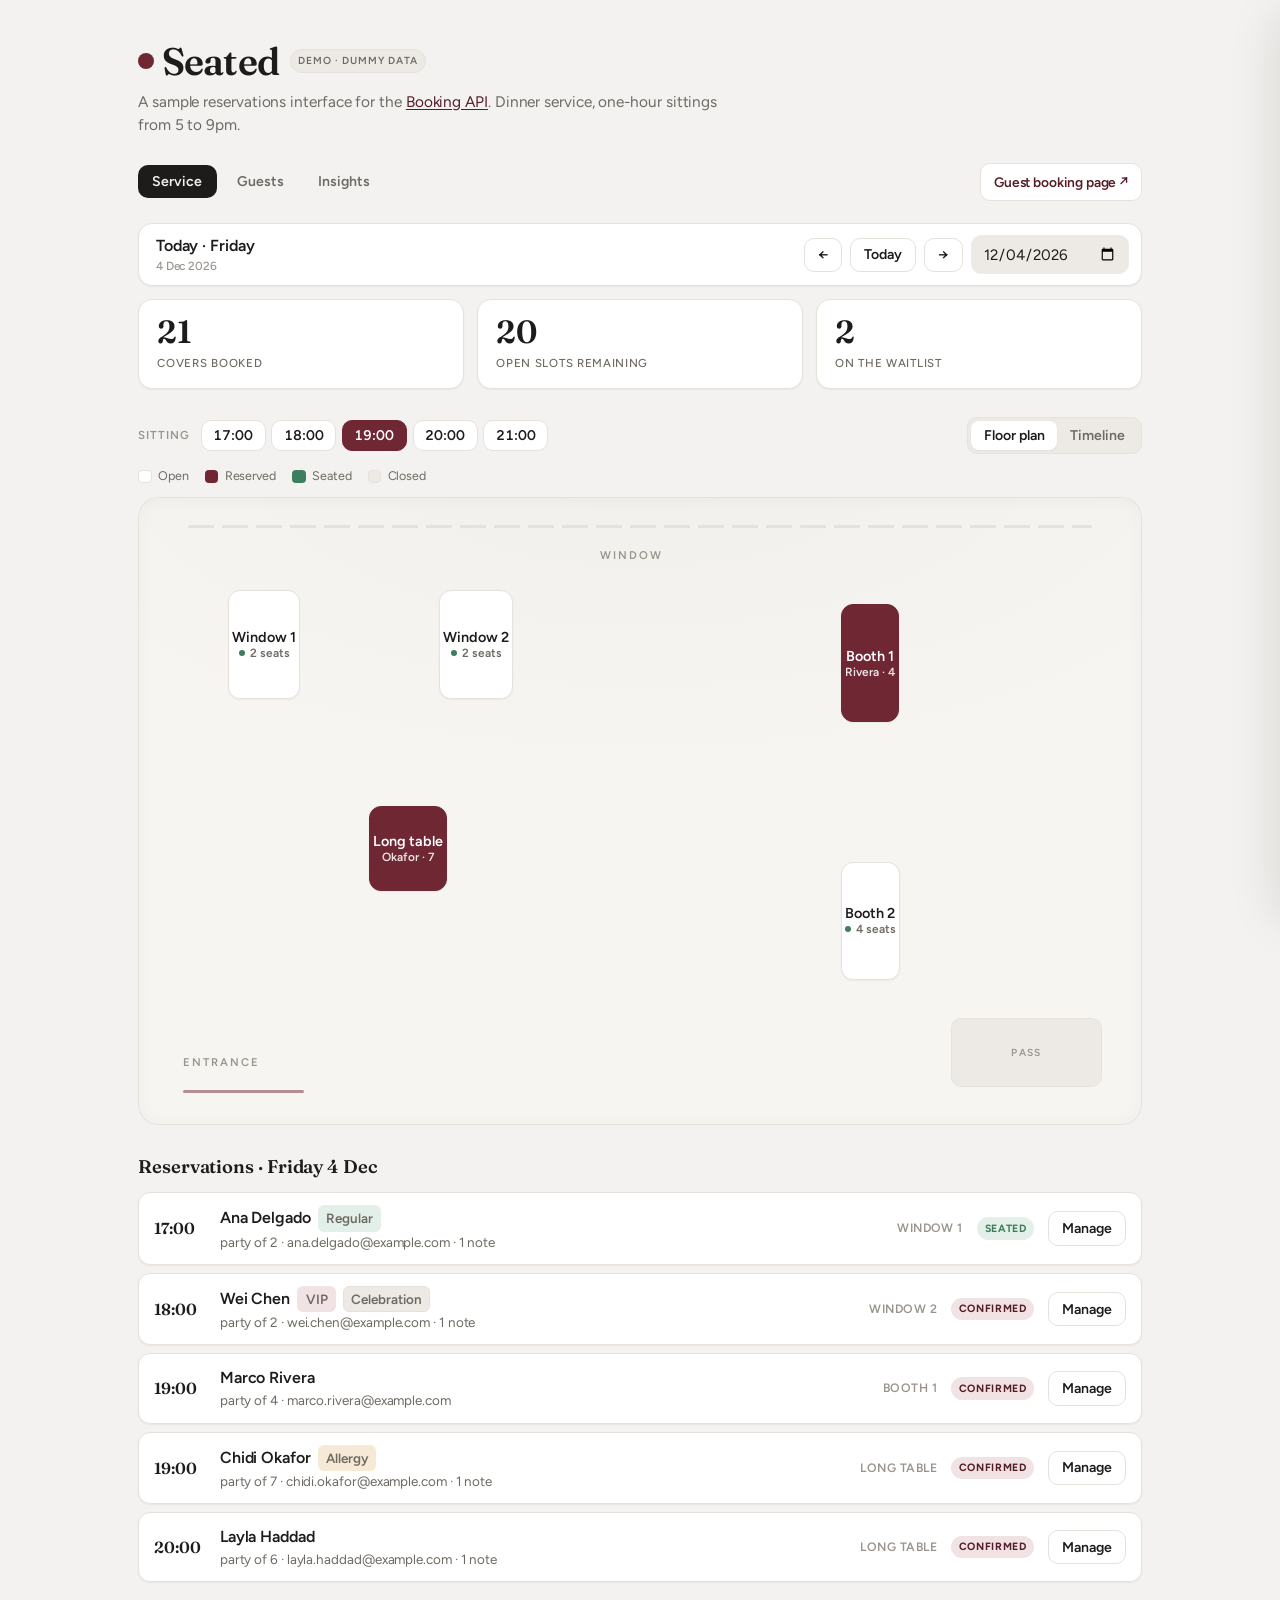
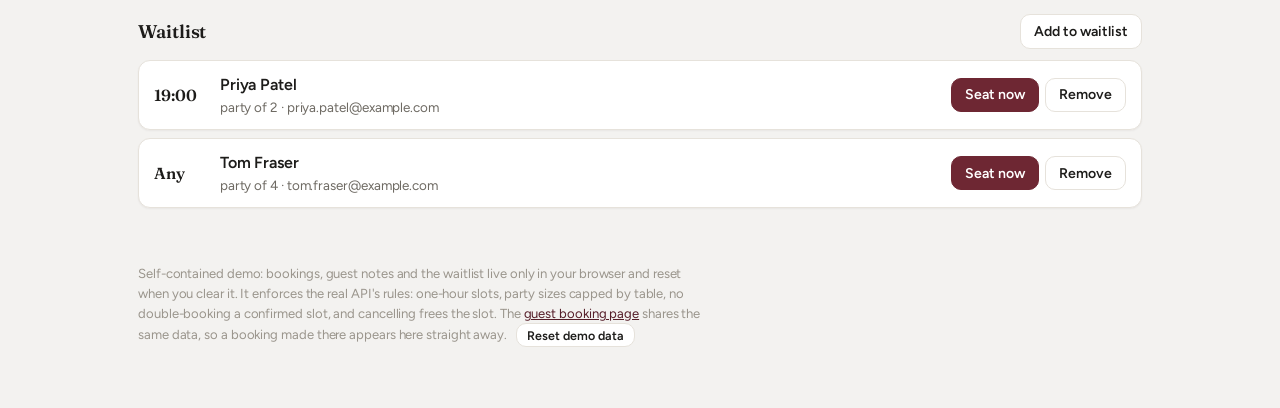
<file: web/index.html>
<!doctype html>
<html lang="en">
<head>
<meta charset="utf-8">
<meta name="viewport" content="width=device-width, initial-scale=1, viewport-fit=cover">
<title>Seated</title>
<link rel="stylesheet" href="https://fonts.googleapis.com/css2?family=Fraunces:opsz,wght@9..144,500;9..144,600&family=Figtree:wght@400;500;600;700&display=swap">
<link rel="stylesheet" href="seated.css">
</head>
<body>
<div class="wrap">
  <header class="top">
    <div class="brand-row">
      <h1 class="wordmark"><span class="dot"></span>Seated</h1>
      <span class="demo-tag">Demo &middot; dummy data</span>
    </div>
    <p class="subtitle">A sample reservations interface for the <a href="https://taylare.github.io/booking-api/" target="_blank" rel="noopener">Booking API</a>. Dinner service, one-hour sittings from 5 to 9pm.</p>
  </header>

  <nav class="tabs" aria-label="Sections">
    <button class="tab active" data-tab="service">Service</button>
    <button class="tab" data-tab="guests">Guests</button>
    <button class="tab" data-tab="insights">Insights</button>
    <span class="spacer"></span>
    <a class="link-btn" href="book.html" target="_blank" rel="noopener">Guest booking page &#8599;</a>
  </nav>

  <!-- Service tab: floor plan, timeline, reservations and waitlist for one evening -->
  <section class="tabpage" id="pageService">
    <div class="datebar">
      <div class="daylabel"><span id="dayName">&mdash;</span><small id="dayFull">&mdash;</small></div>
      <button id="prevDay" aria-label="Previous day">&larr;</button>
      <button id="todayBtn">Today</button>
      <button id="nextDay" aria-label="Next day">&rarr;</button>
      <input type="date" id="datePick" aria-label="Pick a date">
    </div>

    <div class="tiles">
      <div class="tile"><div class="big" id="statCovers">0</div><div class="lbl">Covers booked</div></div>
      <div class="tile"><div class="big" id="statFree">0</div><div class="lbl">Open slots remaining</div></div>
      <div class="tile"><div class="big" id="statWaiting">0</div><div class="lbl">On the waitlist</div></div>
    </div>

    <div class="controls">
      <div class="sittings" id="sittings"><span class="lead">Sitting</span></div>
      <div class="viewtoggle" role="tablist" aria-label="View">
        <button id="viewFloor" class="active" role="tab" aria-selected="true">Floor plan</button>
        <button id="viewTimeline" role="tab" aria-selected="false">Timeline</button>
      </div>
    </div>

    <div class="legend">
      <span><i class="swatch sw-free"></i> Open</span>
      <span><i class="swatch sw-booked"></i> Reserved</span>
      <span><i class="swatch" style="background: var(--ok)"></i> Seated</span>
      <span><i class="swatch sw-blocked"></i> Closed</span>
    </div>

    <div id="floorView">
      <div class="room" id="room">
        <div class="wall-window"></div>
        <div class="zone" style="left:46%; top:8%;">Window</div>
        <div class="pass">Pass</div>
        <div class="door"></div>
        <div class="zone" style="left:4.5%; bottom:8.5%;">Entrance</div>
      </div>
    </div>

    <div id="timelineView" hidden>
      <div class="grid-scroll"><table class="grid" id="grid"><thead></thead><tbody></tbody></table></div>
    </div>

    <div class="list">
      <h2 id="listHeading">Reservations</h2>
      <div id="bookingList"></div>
    </div>

    <div class="section-head">
      <h2>Waitlist</h2>
      <button id="addWaitlist">Add to waitlist</button>
    </div>
    <div id="waitlistList"></div>
  </section>

  <!-- Guests tab: everyone who has booked, with tags, notes and visit history -->
  <section class="tabpage" id="pageGuests" hidden>
    <div class="toolbar">
      <input type="text" id="guestSearch" placeholder="Search guests by name or email" aria-label="Search guests">
      <div class="filter-pills" id="guestFilters"></div>
    </div>
    <div class="guest-grid" id="guestGrid"></div>
  </section>

  <!-- Insights tab: how the restaurant is doing over the last week and month -->
  <section class="tabpage" id="pageInsights" hidden>
    <div class="tiles" id="insightTiles"></div>
    <div class="insight-grid" id="insightCharts"></div>
  </section>

  <footer class="foot">
    <p>Self-contained demo: bookings, guest notes and the waitlist live only in your browser and reset when you clear it. It enforces the real API's rules: one-hour slots, party sizes capped by table, no double-booking a confirmed slot, and cancelling frees the slot. The <a href="book.html">guest booking page</a> shares the same data, so a booking made there appears here straight away. <button id="resetDemo" style="margin-left: 0.4rem; padding: 0.2rem 0.6rem; font-size: 0.78rem;">Reset demo data</button></p>
  </footer>
</div>

<div class="scrim" id="scrim"></div>
<aside class="panel" id="panel" aria-hidden="true" role="dialog" aria-modal="true" aria-label="Details">
  <button class="closex" id="closePanel" aria-label="Close">&times;</button>
  <div id="panelBody"></div>
</aside>
<div class="toasts" id="toasts" aria-live="polite"></div>

<script src="seated-core.js"></script>
<script>
  "use strict";

  const { TABLES, SLOTS, MAX_PARTY_SIZE, GUEST_TAGS, api, escapeHtml, prettyDate, todayISO, addDays, isPast, tableName, holdsSlot } = Seated;

  // Which screen state the page is in
  let currentDate = todayISO();
  let currentSlot = "19:00";
  let currentView = "floor";
  let currentTab = "service";
  let guestSearchText = "";
  let guestTagFilter = "";

  // Where each table sits on the floor plan, as percentages of the room
  const FLOOR_LAYOUT = {
    1: { left: 9, top: 12, width: 13, height: 23 },
    2: { left: 30, top: 12, width: 13, height: 23 },
    3: { left: 70, top: 14, width: 17, height: 25 },
    4: { left: 70, top: 55, width: 17, height: 25 },
    5: { left: 23, top: 45, width: 30, height: 22 }
  };

  const STATUS_LABELS = { Confirmed: "Confirmed", Seated: "Seated", Completed: "Completed", NoShow: "No-show", Cancelled: "Cancelled" };

  const $ = (selector) => document.querySelector(selector);

  // Small HTML helpers
  function statusChip(status) {
    return "<span class='chip chip-" + status.toLowerCase() + "'>" + STATUS_LABELS[status] + "</span>";
  }

  function tagChips(tags) {
    return tags.map((tag) => "<span class='tag tag-" + tag.toLowerCase() + "'>" + escapeHtml(tag) + "</span>").join("");
  }

  function formatNoteDate(isoTimestamp) {
    const day = prettyDate(isoTimestamp.slice(0, 10));
    return day.short + " " + day.full.slice(-4);
  }

  function toast(message, isWarning) {
    const element = document.createElement("div");
    element.className = "toast" + (isWarning ? " warn" : "");
    element.textContent = message;
    $("#toasts").appendChild(element);
    requestAnimationFrame(() => element.classList.add("show"));
    setTimeout(() => { element.classList.remove("show"); setTimeout(() => element.remove(), 250); }, 3200);
  }

  function showPanel() {
    $("#panel").classList.add("show");
    $("#panel").setAttribute("aria-hidden", "false");
    $("#scrim").classList.add("show");
  }

  function hidePanel() {
    $("#panel").classList.remove("show");
    $("#panel").setAttribute("aria-hidden", "true");
    $("#scrim").classList.remove("show");
  }

  // The sitting buttons are built once
  (function buildSittingButtons() {
    const host = $("#sittings");
    SLOTS.forEach((slotTime) => {
      const button = document.createElement("button");
      button.className = "slotbtn" + (slotTime === currentSlot ? " active" : "");
      button.textContent = slotTime;
      button.dataset.slot = slotTime;
      button.addEventListener("click", () => { currentSlot = slotTime; render(); });
      host.appendChild(button);
    });
  })();

  // Rendering: one function decides which tab to draw
  async function render() {
    document.querySelectorAll(".tab").forEach((tab) => tab.classList.toggle("active", tab.dataset.tab === currentTab));
    $("#pageService").hidden = currentTab !== "service";
    $("#pageGuests").hidden = currentTab !== "guests";
    $("#pageInsights").hidden = currentTab !== "insights";

    if (currentTab === "service") {
      await renderService();
    } else if (currentTab === "guests") {
      await renderGuests();
    } else {
      await renderInsights();
    }
  }

  // Service tab
  async function renderService() {
    const day = prettyDate(currentDate);
    const isPastDay = isPast(currentDate);
    $("#dayName").textContent = (currentDate === todayISO() ? "Today · " : "") + day.name;
    $("#dayFull").textContent = day.full;
    $("#datePick").value = currentDate;
    $("#listHeading").textContent = "Reservations · " + day.name + " " + day.short;
    document.querySelectorAll(".slotbtn").forEach((button) => button.classList.toggle("active", button.dataset.slot === currentSlot));

    const [allBookings, guestMap, waitlist] = await Promise.all([api.listBookings(currentDate), api.getGuestMap(), api.listWaitlist(currentDate)]);
    const slotHolders = allBookings.filter(holdsSlot);

    // Look up a booking by table and slot, for the floor plan and timeline
    const bookingByCell = {};
    slotHolders.forEach((booking) => { bookingByCell[booking.diningTableId + "@" + booking.slotTime] = booking; });

    $("#statCovers").textContent = slotHolders.reduce((total, booking) => total + booking.partySize, 0);
    $("#statFree").textContent = isPastDay ? 0 : TABLES.length * SLOTS.length - slotHolders.length;
    $("#statWaiting").textContent = waitlist.length;

    renderFloor(bookingByCell, isPastDay);
    renderTimeline(bookingByCell, isPastDay);
    renderBookingList(allBookings, guestMap);
    renderWaitlist(waitlist, isPastDay);
  }

  function renderFloor(bookingByCell, isPastDay) {
    const room = $("#room");
    room.classList.toggle("past", isPastDay);
    room.querySelectorAll(".table").forEach((element) => element.remove());

    TABLES.forEach((table) => {
      const position = FLOOR_LAYOUT[table.id];
      const booking = bookingByCell[table.id + "@" + currentSlot];
      const element = document.createElement("button");

      let stateClass = "free";
      if (isPastDay) {
        stateClass = "blocked";
      } else if (booking) {
        stateClass = booking.status === "Seated" ? "seated" : "reserved";
      }
      element.className = "table " + stateClass;
      element.style.left = position.left + "%";
      element.style.top = position.top + "%";
      element.style.width = position.width + "%";
      element.style.height = position.height + "%";

      const chairsOnTop = Math.ceil(table.capacity / 2);
      const chairsOnBottom = Math.floor(table.capacity / 2);
      const chairRow = (count) => "<div class='chairs'>" + "<div class='chair'></div>".repeat(count) + "</div>";

      let statusText;
      if (isPastDay) {
        statusText = "Closed";
      } else if (booking) {
        statusText = escapeHtml(booking.customerName.split(" ").pop()) + " · " + booking.partySize;
      } else {
        statusText = "<span class='st-dot'></span>" + table.capacity + " seats";
      }

      element.innerHTML = chairRow(chairsOnTop)
        + "<div class='body'><span class='nm'>" + escapeHtml(table.name) + "</span><span class='st'>" + statusText + "</span></div>"
        + chairRow(chairsOnBottom);

      if (!isPastDay) {
        element.addEventListener("click", () => booking ? openBookingDetail(booking.id) : openBookingForm(table.id, currentSlot));
      }
      room.appendChild(element);
    });
  }

  function renderTimeline(bookingByCell, isPastDay) {
    let headerHtml = "<tr><th>Table</th>";
    SLOTS.forEach((slotTime) => { headerHtml += "<th>" + slotTime + "</th>"; });
    $("#grid thead").innerHTML = headerHtml + "</tr>";

    let bodyHtml = "";
    TABLES.forEach((table) => {
      bodyHtml += "<tr><th><div class='tname'>" + escapeHtml(table.name) + "</div><div class='tcap'>seats " + table.capacity + "</div></th>";
      SLOTS.forEach((slotTime) => {
        const booking = bookingByCell[table.id + "@" + slotTime];
        if (booking) {
          const cellClass = booking.status === "Seated" ? "seated" : booking.status === "Completed" ? "completed" : "booked";
          bodyHtml += "<td><button class='cell " + cellClass + "' data-booking='" + booking.id + "'><span class='who'>" + escapeHtml(booking.customerName.split(" ").pop()) + "</span><span class='party'>party of " + booking.partySize + "</span></button></td>";
        } else if (isPastDay) {
          bodyHtml += "<td><div class='cell blocked'>-</div></td>";
        } else {
          bodyHtml += "<td><button class='cell free' data-table='" + table.id + "' data-slot='" + slotTime + "'>+ book</button></td>";
        }
      });
      bodyHtml += "</tr>";
    });
    $("#grid tbody").innerHTML = bodyHtml;

    $("#grid").querySelectorAll(".cell.free").forEach((cell) => cell.addEventListener("click", () => openBookingForm(Number(cell.dataset.table), cell.dataset.slot)));
    $("#grid").querySelectorAll("[data-booking]").forEach((cell) => cell.addEventListener("click", () => openBookingDetail(cell.dataset.booking)));
  }

  function renderBookingList(allBookings, guestMap) {
    const host = $("#bookingList");
    if (!allBookings.length) {
      host.innerHTML = "<div class='empty'>No reservations for this evening yet.</div>";
      return;
    }
    host.innerHTML = allBookings.map((booking) => {
      const guest = guestMap[booking.customerEmail];
      const noteCount = guest ? guest.notes.length : 0;
      const isFinished = !holdsSlot(booking) || booking.status === "Completed";
      return "<div class='booking-row" + (booking.status === "NoShow" || booking.status === "Cancelled" ? " dimmed" : "") + "'>"
        + "<div class='time'>" + booking.slotTime + "</div>"
        + "<div class='meta'><div class='name-line'><b>" + escapeHtml(booking.customerName) + "</b>" + (guest ? tagChips(guest.tags) : "") + "</div>"
        + "<span>party of " + booking.partySize + " · " + escapeHtml(booking.customerEmail) + (noteCount ? " · " + noteCount + (noteCount === 1 ? " note" : " notes") : "") + "</span></div>"
        + "<div class='tbl'>" + escapeHtml(tableName(booking.diningTableId)) + "</div>"
        + statusChip(booking.status)
        + "<button data-booking='" + booking.id + "'>" + (isFinished ? "View" : "Manage") + "</button></div>";
    }).join("");
    host.querySelectorAll("[data-booking]").forEach((button) => button.addEventListener("click", () => openBookingDetail(button.dataset.booking)));
  }

  function renderWaitlist(waitlist, isPastDay) {
    const host = $("#waitlistList");
    $("#addWaitlist").disabled = isPastDay;
    if (!waitlist.length) {
      host.innerHTML = "<div class='empty'>" + (isPastDay ? "The waitlist is closed for past dates." : "Nobody is waiting. Add a guest when a sitting is full.") + "</div>";
      return;
    }
    host.innerHTML = waitlist.map((entry) =>
      "<div class='booking-row'>"
      + "<div class='time'>" + (entry.preferredSlot || "Any") + "</div>"
      + "<div class='meta'><b>" + escapeHtml(entry.name) + "</b><span>party of " + entry.partySize + " · " + escapeHtml(entry.email) + "</span></div>"
      + "<div class='row-actions'><button class='btn-primary' data-seat='" + entry.id + "'>Seat now</button><button data-remove='" + entry.id + "'>Remove</button></div></div>"
    ).join("");

    host.querySelectorAll("[data-seat]").forEach((button) => button.addEventListener("click", async () => {
      try {
        const booking = await api.seatFromWaitlist(button.dataset.seat);
        toast(booking.customerName + " seated for " + booking.slotTime + " at " + tableName(booking.diningTableId) + ".");
      } catch (error) {
        toast(error.message, true);
      }
      render();
    }));
    host.querySelectorAll("[data-remove]").forEach((button) => button.addEventListener("click", async () => {
      await api.removeFromWaitlist(button.dataset.remove);
      render();
    }));
  }

  // After a table frees up, tell staff if somebody on the waitlist could take it
  async function announceWaitlistMatch() {
    const matches = await api.findWaitlistMatches(currentDate);
    if (matches.length) {
      const first = matches[0];
      toast("Waitlist: " + first.entry.name + " (party of " + first.entry.partySize + ") can now be seated at " + first.slotTime + ".");
    }
  }

  // Notes section, shared by the booking panel and the guest panel
  async function renderNotes(email, container) {
    const summary = await api.getGuest(email);
    const notes = summary ? summary.guest.notes : [];
    container.innerHTML =
      (notes.length
        ? notes.slice().reverse().map((note) =>
            "<div class='note'>" + escapeHtml(note.text)
            + "<div class='note-meta'><span>" + escapeHtml(note.author) + " · " + formatNoteDate(note.createdAt) + "</span>"
            + "<button data-delete-note='" + note.id + "'>Delete</button></div></div>").join("")
        : "<p class='note-empty'>No notes yet.</p>")
      + "<div class='note-form'><textarea id='noteText' maxlength='500' placeholder='Add a note about this guest (allergies, preferences, occasions)'></textarea>"
      + "<button class='btn-primary' id='saveNote'>Save note</button></div>";

    container.querySelector("#saveNote").addEventListener("click", async () => {
      try {
        await api.addGuestNote(email, container.querySelector("#noteText").value, "Staff");
        await renderNotes(email, container);
        render();
        toast("Note saved.");
      } catch (error) {
        toast(error.message, true);
      }
    });
    container.querySelectorAll("[data-delete-note]").forEach((button) => button.addEventListener("click", async () => {
      await api.deleteGuestNote(email, button.dataset.deleteNote);
      await renderNotes(email, container);
      render();
    }));
  }

  // Panels
  function openBookingForm(tableId, slotTime) {
    const table = TABLES.find((candidate) => candidate.id === tableId);
    $("#panelBody").innerHTML =
      "<div class='eyebrow'>New reservation</div>"
      + "<h3>" + escapeHtml(table.name) + "</h3>"
      + "<p class='slotline'>" + slotTime + " · " + prettyDate(currentDate).full + " · seats " + table.capacity + "</p>"
      + "<div class='field'><label for='fName'>Guest name</label><input type='text' id='fName' maxlength='100' autocomplete='off'><div class='err' id='eName'></div></div>"
      + "<div class='field'><label for='fEmail'>Email</label><input type='email' id='fEmail' autocomplete='off'><div class='err' id='eEmail'></div></div>"
      + "<div class='field'><label for='fParty'>Party size <span class='hint'>(1-" + table.capacity + ")</span></label><input type='number' id='fParty' min='1' max='" + table.capacity + "' value='2'><div class='err' id='eParty'></div></div>"
      + "<div class='actions'><button class='btn-primary' id='doBook'>Confirm reservation</button></div>";
    showPanel();
    setTimeout(() => { const nameField = $("#fName"); if (nameField) nameField.focus(); }, 60);

    $("#doBook").addEventListener("click", async () => {
      const request = {
        diningTableId: tableId, bookingDate: currentDate, slotTime: slotTime,
        partySize: Number($("#fParty").value), customerName: $("#fName").value, customerEmail: $("#fEmail").value
      };
      ["#eName", "#eEmail", "#eParty"].forEach((selector) => { $(selector).textContent = ""; });
      try {
        await api.createBooking(request);
        hidePanel();
        await render();
        toast(request.customerName.trim() + " booked for " + slotTime + ".");
      } catch (error) {
        if (error.status === 409) {
          hidePanel();
          await render();
          toast(error.message, true);
          return;
        }
        const message = error.message || "Could not book.";
        if (message.toLowerCase().includes("party")) $("#eParty").textContent = message;
        else if (message.toLowerCase().includes("email")) $("#eEmail").textContent = message;
        else if (message.toLowerCase().includes("name")) $("#eName").textContent = message;
        else toast(message, true);
      }
    });
  }

  async function openBookingDetail(bookingId) {
    const bookings = await api.listAllBookings();
    const booking = bookings.find((candidate) => candidate.id === bookingId);
    if (!booking) {
      toast("That reservation is no longer here.", true);
      await render();
      return;
    }
    const summary = await api.getGuest(booking.customerEmail);
    const nextStatuses = Seated.STATUS_TRANSITIONS[booking.status];

    // Buttons depend on where the booking is in its life cycle
    const actionButtons = [];
    if (nextStatuses.includes("Seated")) actionButtons.push("<button class='btn-primary' data-status='Seated'>Seat guests</button>");
    if (nextStatuses.includes("Completed")) actionButtons.push("<button class='btn-primary' data-status='Completed'>Complete visit</button>");
    if (nextStatuses.includes("NoShow")) actionButtons.push("<button data-status='NoShow'>No-show</button>");
    if (nextStatuses.includes("Cancelled")) actionButtons.push("<button class='btn-danger' data-status='Cancelled'>Cancel</button>");

    $("#panelBody").innerHTML =
      "<div class='eyebrow'>Reservation</div>"
      + "<h3>" + escapeHtml(booking.customerName) + "</h3>"
      + "<p class='slotline'>" + statusChip(booking.status) + "</p>"
      + "<div class='detail-line'><span>Table</span><span>" + escapeHtml(tableName(booking.diningTableId)) + "</span></div>"
      + "<div class='detail-line'><span>Date</span><span>" + prettyDate(booking.bookingDate).full + "</span></div>"
      + "<div class='detail-line'><span>Time</span><span>" + booking.slotTime + "</span></div>"
      + "<div class='detail-line'><span>Party</span><span>" + booking.partySize + " guests</span></div>"
      + "<div class='detail-line'><span>Email</span><span>" + escapeHtml(booking.customerEmail) + "</span></div>"
      + "<div class='detail-line'><span>Booked via</span><span>" + escapeHtml(booking.source || "Staff") + "</span></div>"
      + (actionButtons.length ? "<div class='actions'>" + actionButtons.join("") + "</div>" : "")
      + "<h4>Guest</h4>"
      + (summary && summary.guest.tags.length ? "<div class='tag-row' style='margin: 0 0 0.6rem'>" + tagChips(summary.guest.tags) + "</div>" : "")
      + "<button id='openProfile'>View profile and history" + (summary ? " (" + summary.visits + (summary.visits === 1 ? " visit" : " visits") + ")" : "") + "</button>"
      + "<h4>Notes</h4><div id='notesHost'></div>";
    showPanel();

    renderNotes(booking.customerEmail, $("#notesHost"));
    $("#openProfile").addEventListener("click", () => openGuestProfile(booking.customerEmail));
    $("#panelBody").querySelectorAll("[data-status]").forEach((button) => button.addEventListener("click", async () => {
      const nextStatus = button.dataset.status;
      try {
        await api.setBookingStatus(booking.id, nextStatus);
        hidePanel();
        await render();
        const messages = {
          Seated: booking.customerName + " is seated.",
          Completed: "Visit complete. Added to " + booking.customerName + "'s history.",
          NoShow: "Marked as a no-show. The table is free again.",
          Cancelled: "Reservation cancelled. The slot is free again."
        };
        toast(messages[nextStatus]);
        if (nextStatus === "NoShow" || nextStatus === "Cancelled") {
          announceWaitlistMatch();
        }
      } catch (error) {
        toast(error.message, true);
      }
    }));
  }

  async function openGuestProfile(email) {
    const summary = await api.getGuest(email);
    if (!summary) {
      toast("Guest not found.", true);
      return;
    }
    const guest = summary.guest;
    const tagButtons = GUEST_TAGS.map((tag) =>
      "<button data-tag='" + tag + "' class='" + (guest.tags.includes(tag) ? "on" : "") + "'>" + escapeHtml(tag) + "</button>").join("");
    const historyRows = summary.history.slice(0, 12).map((booking) =>
      "<div class='history-row'><span>" + prettyDate(booking.bookingDate).short + " · " + booking.slotTime + " · " + escapeHtml(tableName(booking.diningTableId)) + " · " + booking.partySize + "</span>" + statusChip(booking.status) + "</div>").join("");

    $("#panelBody").innerHTML =
      "<div class='eyebrow'>Guest profile</div>"
      + "<h3>" + escapeHtml(guest.name) + "</h3>"
      + "<p class='slotline'>" + escapeHtml(guest.email) + "</p>"
      + "<div class='mini-stats'>"
      + "<div><b>" + summary.visits + "</b><span>Visits</span></div>"
      + "<div><b>" + summary.noShows + "</b><span>No-shows</span></div>"
      + "<div><b>" + summary.cancellations + "</b><span>Cancelled</span></div>"
      + "<div><b>" + summary.totalCovers + "</b><span>Covers</span></div></div>"
      + "<h4>Tags</h4><div class='tag-toggles' id='tagToggles'>" + tagButtons + "</div>"
      + "<h4>Notes</h4><div id='notesHost'></div>"
      + "<h4>Visit history</h4>" + (historyRows || "<p class='note-empty'>No visits yet.</p>");
    showPanel();

    renderNotes(guest.email, $("#notesHost"));
    $("#tagToggles").querySelectorAll("[data-tag]").forEach((button) => button.addEventListener("click", async () => {
      await api.toggleGuestTag(guest.email, button.dataset.tag);
      await openGuestProfile(guest.email);
      render();
    }));
  }

  function openWaitlistForm() {
    const slotOptions = "<option value=''>Any time</option>" + SLOTS.map((slotTime) => "<option value='" + slotTime + "'>" + slotTime + "</option>").join("");
    $("#panelBody").innerHTML =
      "<div class='eyebrow'>Waitlist</div>"
      + "<h3>Add a guest</h3>"
      + "<p class='slotline'>" + prettyDate(currentDate).name + " " + prettyDate(currentDate).full + "</p>"
      + "<div class='field'><label for='wName'>Guest name</label><input type='text' id='wName' maxlength='100' autocomplete='off'></div>"
      + "<div class='field'><label for='wEmail'>Email</label><input type='email' id='wEmail' autocomplete='off'></div>"
      + "<div class='field'><label for='wParty'>Party size <span class='hint'>(1-" + MAX_PARTY_SIZE + ")</span></label><input type='number' id='wParty' min='1' max='" + MAX_PARTY_SIZE + "' value='2'></div>"
      + "<div class='field'><label for='wSlot'>Preferred sitting</label><select id='wSlot'>" + slotOptions + "</select><div class='err' id='wError'></div></div>"
      + "<div class='actions'><button class='btn-primary' id='doWaitlist'>Add to waitlist</button></div>";
    showPanel();
    setTimeout(() => $("#wName").focus(), 60);

    $("#doWaitlist").addEventListener("click", async () => {
      try {
        await api.addToWaitlist({
          date: currentDate, preferredSlot: $("#wSlot").value || null, partySize: Number($("#wParty").value),
          name: $("#wName").value, email: $("#wEmail").value
        });
        hidePanel();
        await render();
        toast($("#wName").value.trim() + " added to the waitlist.");
      } catch (error) {
        $("#wError").textContent = error.message;
      }
    });
  }

  // Guests tab
  async function renderGuests() {
    const filterHost = $("#guestFilters");
    filterHost.innerHTML = ["", ...GUEST_TAGS].map((tag) =>
      "<button data-filter='" + tag + "' class='" + (guestTagFilter === tag ? "active" : "") + "'>" + (tag || "All") + "</button>").join("");
    filterHost.querySelectorAll("[data-filter]").forEach((button) => button.addEventListener("click", () => {
      guestTagFilter = button.dataset.filter;
      renderGuests();
    }));

    const searchText = guestSearchText.trim().toLowerCase();
    const guests = (await api.listGuests()).filter((summary) =>
      (!guestTagFilter || summary.guest.tags.includes(guestTagFilter))
      && (!searchText || summary.guest.name.toLowerCase().includes(searchText) || summary.guest.email.includes(searchText)));

    $("#guestGrid").innerHTML = guests.length
      ? guests.map((summary) =>
          "<button class='guest-card' data-guest='" + escapeHtml(summary.guest.email) + "'>"
          + "<div class='gname'>" + escapeHtml(summary.guest.name) + "</div><div class='gmail'>" + escapeHtml(summary.guest.email) + "</div>"
          + (summary.guest.tags.length ? "<div class='tag-row'>" + tagChips(summary.guest.tags) + "</div>" : "")
          + "<div class='gstats'><span><b>" + summary.visits + "</b> visits</span><span><b>" + summary.noShows + "</b> no-shows</span><span><b>" + summary.guest.notes.length + "</b> notes</span></div></button>").join("")
      : "<div class='empty' style='grid-column: 1 / -1'>No guests match.</div>";
    $("#guestGrid").querySelectorAll("[data-guest]").forEach((card) => card.addEventListener("click", () => openGuestProfile(card.dataset.guest)));
  }

  // Insights tab
  function barChartHtml(days) {
    const highestCovers = Math.max(1, ...days.map((day) => day.covers));
    return "<div class='bars'>" + days.map((day) =>
      "<div class='bar-col'><span>" + day.covers + "</span><div class='bar' style='height:" + Math.round(day.covers / highestCovers * 100) + "%'></div><span>" + day.label + "</span></div>").join("") + "</div>";
  }

  function horizontalBarsHtml(rows, suffix) {
    const highestValue = Math.max(1, ...rows.map((row) => row.value));
    return rows.map((row) =>
      "<div class='hbar-row'><span>" + escapeHtml(row.label) + "</span><div class='hbar-track'><div class='hbar-fill' style='width:" + Math.round(row.value / highestValue * 100) + "%'></div></div><b>" + row.value + suffix + "</b></div>").join("");
  }

  async function renderInsights() {
    const insights = await api.getInsights();
    const coversChange = insights.previousSevenDaysCovers > 0
      ? Math.round((insights.lastSevenDaysCovers - insights.previousSevenDaysCovers) / insights.previousSevenDaysCovers * 100)
      : null;
    const percentOrDash = (value) => value === null ? "-" : value + "%";

    $("#insightTiles").innerHTML =
      "<div class='tile'><div class='big'>" + insights.lastSevenDaysCovers + "</div><div class='lbl'>Covers, last 7 days</div>"
      + "<div class='delta'>" + (coversChange === null ? "No earlier week to compare" : (coversChange >= 0 ? "+" : "") + coversChange + "% on the week before") + "</div></div>"
      + "<div class='tile'><div class='big'>" + percentOrDash(insights.noShowRate) + "</div><div class='lbl'>No-show rate, 30 days</div></div>"
      + "<div class='tile'><div class='big'>" + percentOrDash(insights.regularGuestRate) + "</div><div class='lbl'>Regulars (5+ visits)</div>"
      + "<div class='delta'>Busiest sitting: " + (insights.busiestSlot || "-") + "</div></div>";

    $("#insightCharts").innerHTML =
      "<div class='panel-card'><h3>Covers per night</h3>" + barChartHtml(insights.lastSevenDays) + "</div>"
      + "<div class='panel-card'><h3>Bookings by sitting, 30 days</h3>" + horizontalBarsHtml(insights.slotCounts, "") + "</div>"
      + "<div class='panel-card'><h3>Table utilisation, 30 days</h3>" + horizontalBarsHtml(insights.tableUtilisation, "%") + "</div>";
  }

  // Wiring
  function setView(view) {
    currentView = view;
    $("#floorView").hidden = view !== "floor";
    $("#timelineView").hidden = view !== "timeline";
    $("#viewFloor").classList.toggle("active", view === "floor");
    $("#viewTimeline").classList.toggle("active", view === "timeline");
    $("#viewFloor").setAttribute("aria-selected", view === "floor");
    $("#viewTimeline").setAttribute("aria-selected", view === "timeline");
  }

  function shiftDay(dayCount) {
    currentDate = addDays(currentDate, dayCount);
    render();
  }

  document.querySelectorAll(".tab").forEach((tab) => tab.addEventListener("click", () => { currentTab = tab.dataset.tab; render(); }));
  $("#viewFloor").addEventListener("click", () => setView("floor"));
  $("#viewTimeline").addEventListener("click", () => setView("timeline"));
  $("#prevDay").addEventListener("click", () => shiftDay(-1));
  $("#nextDay").addEventListener("click", () => shiftDay(1));
  $("#todayBtn").addEventListener("click", () => { currentDate = todayISO(); render(); });
  $("#datePick").addEventListener("change", (event) => { if (event.target.value) { currentDate = event.target.value; render(); } });
  $("#addWaitlist").addEventListener("click", openWaitlistForm);
  $("#guestSearch").addEventListener("input", (event) => { guestSearchText = event.target.value; renderGuests(); });
  $("#closePanel").addEventListener("click", hidePanel);
  $("#scrim").addEventListener("click", hidePanel);
  document.addEventListener("keydown", (event) => { if (event.key === "Escape") hidePanel(); });
  $("#resetDemo").addEventListener("click", () => { Seated.resetDemo(); hidePanel(); render(); toast("Demo data reset."); });

  // When the guest booking page (another tab) changes the data, redraw this page
  window.addEventListener("storage", (event) => {
    if (event.key === Seated.STORAGE_KEY) {
      Seated.reload();
      render();
    }
  });

  render();
</script>
</body>
</html>
</file>
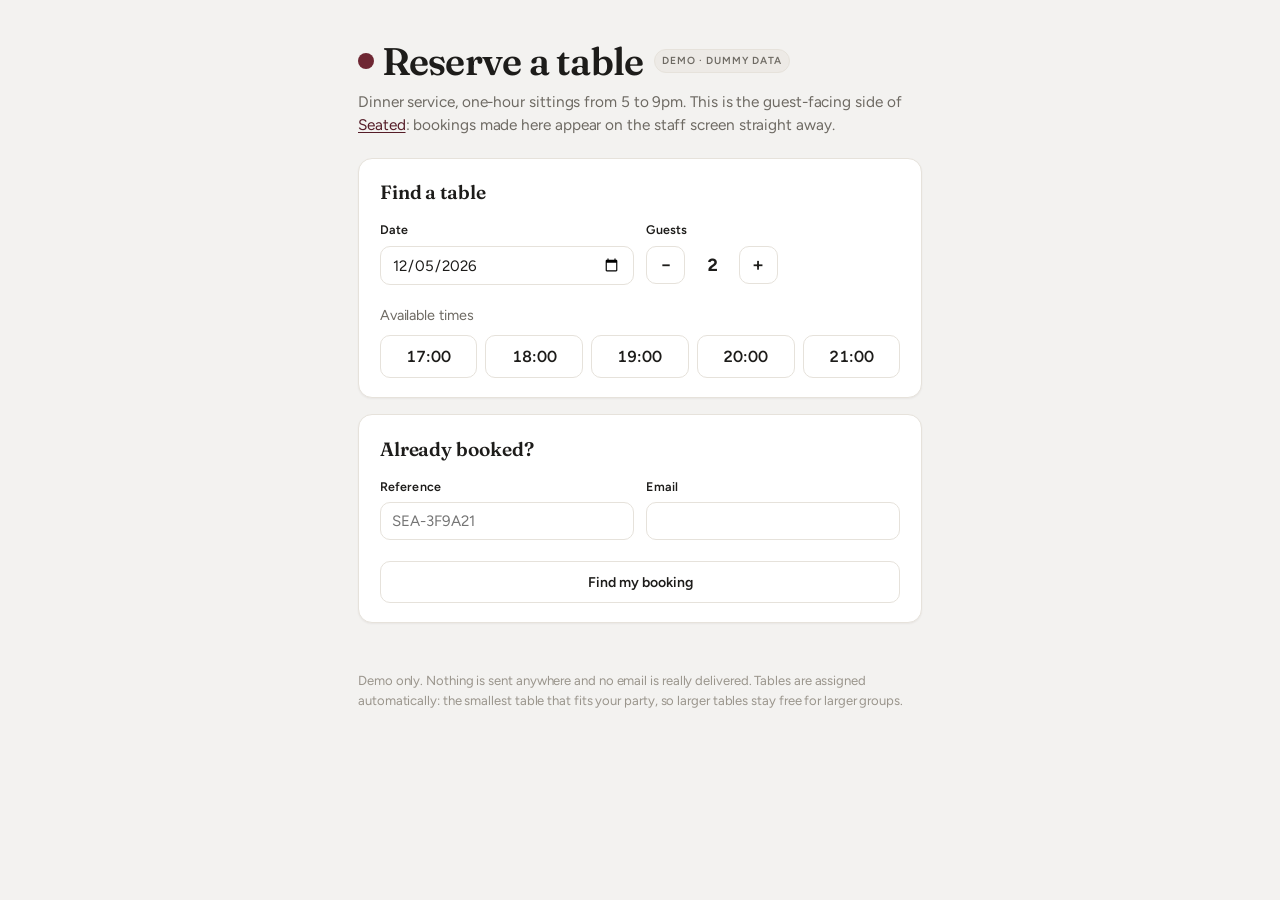
<file: web/book.html>
<!doctype html>
<html lang="en">
<head>
<meta charset="utf-8">
<meta name="viewport" content="width=device-width, initial-scale=1, viewport-fit=cover">
<title>Reserve a table</title>
<link rel="stylesheet" href="https://fonts.googleapis.com/css2?family=Fraunces:opsz,wght@9..144,500;9..144,600&family=Figtree:wght@400;500;600;700&display=swap">
<link rel="stylesheet" href="seated.css">
</head>
<body>
<div class="wrap narrow">
  <header class="top">
    <div class="brand-row">
      <h1 class="wordmark"><span class="dot"></span>Reserve a table</h1>
      <span class="demo-tag">Demo &middot; dummy data</span>
    </div>
    <p class="subtitle">Dinner service, one-hour sittings from 5 to 9pm. This is the guest-facing side of <a href="index.html">Seated</a>: bookings made here appear on the staff screen straight away.</p>
  </header>

  <!-- Step 1: when and how many -->
  <section class="card" id="stepFind">
    <h2>Find a table</h2>
    <div class="row2">
      <div class="field">
        <label for="dateInput">Date</label>
        <input type="date" id="dateInput">
      </div>
      <div class="field">
        <label id="partyLabel">Guests</label>
        <div class="stepper" role="group" aria-labelledby="partyLabel">
          <button type="button" id="partyDown" aria-label="One fewer guest">&minus;</button>
          <output id="partyOutput" aria-live="polite">2</output>
          <button type="button" id="partyUp" aria-label="One more guest">+</button>
        </div>
      </div>
    </div>
    <label class="muted-text" style="display:block; margin-bottom: 0.5rem;">Available times</label>
    <div class="slot-grid" id="slotGrid"></div>
  </section>

  <!-- Waitlist: shown when every sitting that day is full -->
  <section class="card" id="stepWaitlist" hidden>
    <h2>Fully booked</h2>
    <p class="muted-text">Every sitting is taken for that party size. Leave your details and we will email you if a table opens up.</p>
    <div class="field"><label for="waitName">Name</label><input type="text" id="waitName" maxlength="100" autocomplete="name"></div>
    <div class="field"><label for="waitEmail">Email</label><input type="email" id="waitEmail" autocomplete="email"></div>
    <div class="err" id="waitError" style="color: var(--accent-ink); font-size: 0.82rem; margin-bottom: 0.5rem;"></div>
    <button class="btn-primary full-width" id="joinWaitlist">Join the waitlist</button>
  </section>

  <!-- Step 2: who is coming -->
  <section class="card" id="stepDetails" hidden>
    <h2 id="detailsHeading">Your details</h2>
    <div class="field"><label for="guestName">Name</label><input type="text" id="guestName" maxlength="100" autocomplete="name"></div>
    <div class="field"><label for="guestEmail">Email</label><input type="email" id="guestEmail" autocomplete="email"></div>
    <div class="field">
      <label for="guestRequest">Special requests <span class="hint">(optional)</span></label>
      <textarea id="guestRequest" maxlength="300" placeholder="Celebrating something, a high chair, a quiet corner..."></textarea>
    </div>
    <label class="checkline"><input type="checkbox" id="guestAllergy"> Someone in my party has an allergy</label>
    <div class="err" id="detailsError" style="color: var(--accent-ink); font-size: 0.82rem; margin-bottom: 0.5rem;"></div>
    <button class="btn-primary full-width" id="confirmBooking">Confirm reservation</button>
  </section>

  <!-- Step 3: confirmation -->
  <section class="card confirm-card" id="stepConfirmed" hidden>
    <span class="confirmed-chip">Reservation confirmed</span>
    <div class="ref" id="confirmRef">SEA-000000</div>
    <div id="confirmDetails"></div>
    <p class="muted-text">Quote this reference and your email below to view or cancel the booking.</p>
    <button class="full-width" id="newBooking">Make another booking</button>
  </section>

  <!-- Look up or cancel an existing booking -->
  <section class="card" id="stepManage">
    <h2>Already booked?</h2>
    <div class="row2">
      <div class="field"><label for="lookupRef">Reference</label><input type="text" id="lookupRef" placeholder="SEA-3F9A21" autocomplete="off"></div>
      <div class="field"><label for="lookupEmail">Email</label><input type="email" id="lookupEmail" autocomplete="email"></div>
    </div>
    <button class="full-width" id="lookupBooking">Find my booking</button>
    <div id="lookupResult"></div>
  </section>

  <footer class="foot">
    <p>Demo only. Nothing is sent anywhere and no email is really delivered. Tables are assigned automatically: the smallest table that fits your party, so larger tables stay free for larger groups.</p>
  </footer>
</div>

<div class="toasts" id="toasts" aria-live="polite"></div>

<script src="seated-core.js"></script>
<script>
  "use strict";

  const { MAX_PARTY_SIZE, api, escapeHtml, prettyDate, todayISO, addDays, referenceFor } = Seated;

  // The choices the guest has made so far
  let selectedDate = addDays(todayISO(), 1);
  let partySize = 2;
  let selectedSlot = null;

  const $ = (selector) => document.querySelector(selector);

  function toast(message, isWarning) {
    const element = document.createElement("div");
    element.className = "toast" + (isWarning ? " warn" : "");
    element.textContent = message;
    $("#toasts").appendChild(element);
    requestAnimationFrame(() => element.classList.add("show"));
    setTimeout(() => { element.classList.remove("show"); setTimeout(() => element.remove(), 250); }, 3200);
  }

  // Show or hide the steps that depend on what the guest has picked
  function showSteps({ waitlist, details, confirmed }) {
    $("#stepFind").hidden = confirmed;
    $("#stepWaitlist").hidden = !waitlist;
    $("#stepDetails").hidden = !details;
    $("#stepConfirmed").hidden = !confirmed;
  }

  // Redraw the time buttons for the chosen date and party size
  async function renderSlots() {
    $("#partyOutput").textContent = partySize;
    $("#dateInput").value = selectedDate;

    const availability = await api.getSlotAvailability(selectedDate, partySize);
    const anyAvailable = availability.some((slot) => slot.available);

    // A previously chosen time may have become unavailable (different date or party)
    if (selectedSlot && !availability.find((slot) => slot.slotTime === selectedSlot && slot.available)) {
      selectedSlot = null;
    }

    $("#slotGrid").innerHTML = availability.map((slot) =>
      "<button type='button' class='slot-option" + (slot.slotTime === selectedSlot ? " selected" : "") + "' data-slot='" + slot.slotTime + "'" + (slot.available ? "" : " disabled") + ">" + slot.slotTime + "</button>").join("");
    $("#slotGrid").querySelectorAll("[data-slot]:not(:disabled)").forEach((button) => button.addEventListener("click", () => {
      selectedSlot = button.dataset.slot;
      renderSlots();
    }));

    const day = prettyDate(selectedDate);
    $("#detailsHeading").textContent = selectedSlot
      ? "Your details · " + day.shortName + " " + day.short + " at " + selectedSlot + " for " + partySize
      : "Your details";
    showSteps({ waitlist: !anyAvailable, details: Boolean(selectedSlot), confirmed: false });
  }

  function changeParty(delta) {
    partySize = Math.min(MAX_PARTY_SIZE, Math.max(1, partySize + delta));
    renderSlots();
  }

  async function confirmBooking() {
    $("#detailsError").textContent = "";
    try {
      const booking = await api.createBooking({
        diningTableId: null,
        bookingDate: selectedDate,
        slotTime: selectedSlot,
        partySize: partySize,
        customerName: $("#guestName").value,
        customerEmail: $("#guestEmail").value,
        guestRequest: $("#guestRequest").value,
        hasAllergy: $("#guestAllergy").checked,
        source: "Guest page"
      });
      showConfirmation(booking);
    } catch (error) {
      $("#detailsError").textContent = error.message;
      // Someone else took the slot while this guest was typing: refresh the times
      if (error.status === 409) {
        renderSlots();
      }
    }
  }

  function bookingDetailsHtml(booking) {
    const day = prettyDate(booking.bookingDate);
    return "<div class='detail-line'><span>Name</span><span>" + escapeHtml(booking.customerName) + "</span></div>"
      + "<div class='detail-line'><span>Date</span><span>" + day.name + " " + day.full + "</span></div>"
      + "<div class='detail-line'><span>Time</span><span>" + booking.slotTime + "</span></div>"
      + "<div class='detail-line'><span>Guests</span><span>" + booking.partySize + "</span></div>";
  }

  function showConfirmation(booking) {
    $("#confirmRef").textContent = referenceFor(booking);
    $("#confirmDetails").innerHTML = bookingDetailsHtml(booking);
    $("#lookupRef").value = referenceFor(booking);
    $("#lookupEmail").value = booking.customerEmail;
    showSteps({ waitlist: false, details: false, confirmed: true });
    window.scrollTo({ top: 0, behavior: "smooth" });
  }

  async function joinWaitlist() {
    $("#waitError").textContent = "";
    try {
      await api.addToWaitlist({ date: selectedDate, preferredSlot: null, partySize: partySize, name: $("#waitName").value, email: $("#waitEmail").value });
      toast("You are on the waitlist. We will email you if a table opens.");
      $("#waitName").value = "";
      $("#waitEmail").value = "";
    } catch (error) {
      $("#waitError").textContent = error.message;
    }
  }

  async function lookupBooking() {
    const booking = await api.findBookingByReference($("#lookupRef").value, $("#lookupEmail").value);
    const host = $("#lookupResult");
    if (!booking) {
      host.innerHTML = "<p class='muted-text' style='margin-top: 0.9rem'>We could not find a booking with that reference and email.</p>";
      return;
    }
    const canCancel = booking.status === "Confirmed";
    host.innerHTML = "<div style='margin-top: 1rem'>" + bookingDetailsHtml(booking)
      + "<div class='detail-line'><span>Status</span><span>" + (booking.status === "NoShow" ? "No-show" : booking.status) + "</span></div></div>"
      + (canCancel ? "<button class='btn-danger full-width' id='cancelMine'>Cancel this booking</button>" : "");
    if (canCancel) {
      $("#cancelMine").addEventListener("click", async () => {
        await api.cancelBooking(booking.id);
        toast("Your booking is cancelled.");
        lookupBooking();
        renderSlots();
      });
    }
  }

  // Wiring
  $("#dateInput").min = todayISO();
  $("#dateInput").addEventListener("change", (event) => {
    if (event.target.value && !(event.target.value < todayISO())) {
      selectedDate = event.target.value;
      renderSlots();
    }
  });
  $("#partyDown").addEventListener("click", () => changeParty(-1));
  $("#partyUp").addEventListener("click", () => changeParty(1));
  $("#confirmBooking").addEventListener("click", confirmBooking);
  $("#joinWaitlist").addEventListener("click", joinWaitlist);
  $("#lookupBooking").addEventListener("click", lookupBooking);
  $("#newBooking").addEventListener("click", () => { selectedSlot = null; $("#lookupResult").innerHTML = ""; renderSlots(); });

  // When the staff screen changes bookings, refresh the available times here
  window.addEventListener("storage", (event) => {
    if (event.key === Seated.STORAGE_KEY) {
      Seated.reload();
      if (!$("#stepConfirmed").hidden) return;
      renderSlots();
    }
  });

  renderSlots();
</script>
</body>
</html>
</file>
<file: web/seated.css>
/* Seated shared styles: used by the staff app (index.html) and the guest booking page (book.html) */

/* ===== Page reset ===== */

html,
body { margin: 0; }

img { max-width: 100%; }

[hidden] { display: none !important; }

/* ===== Design tokens: colours, radius and fonts =====
   The dark values appear twice on purpose: once for the operating system setting,
   once for a manual data-theme="dark" override. */

:root {
  --bg: #f3f2f0;
  --surface: #ffffff;
  --surface-2: #edeae6;
  --fg: #1d1c1a;
  --muted: #6e6a63;
  --faint: #9a958c;
  --border: #e6e2db;
  --hair: #efece7;
  --accent: #6e2733;
  --accent-ink: #551d28;
  --accent-soft: #f1e2e4;
  --ok: #3f7d5f;
  --ok-soft: #e3f0e9;
  --warn: #a8641d;
  --warn-soft: #f6e9d6;
  --on-accent: #ffffff;
  --on-accent-soft: rgba(255,255,255,0.88);
  --floor: #f7f5f1;
  --chair: #ded7cc;
  --shadow-sm: 0 1px 2px rgba(30, 20, 15, 0.05);
  --shadow: 0 16px 48px rgba(40, 25, 18, 0.13);
  --radius: 14px;
  --font-display: "Fraunces", Georgia, serif;
  --font-ui: "Figtree", "Segoe UI", system-ui, sans-serif;
}

@media (prefers-color-scheme: dark) {
  :root:not([data-theme="light"]) {
    --bg: #141210;
    --surface: #1d1a17;
    --surface-2: #252118;
    --fg: #efeae3;
    --muted: #a8a197;
    --faint: #7c766c;
    --border: #332e27;
    --hair: #2a2620;
    --accent: #cf7382;
    --accent-ink: #e3a1ac;
    --accent-soft: #38242a;
    --ok: #74c398;
    --ok-soft: #1f3128;
    --warn: #e0a35a;
    --warn-soft: #3a2c18;
    --on-accent: #1a0d10;
    --on-accent-soft: rgba(26,13,16,0.75);
    --floor: #1a1713;
    --chair: #463d33;
    --shadow-sm: 0 1px 2px rgba(0,0,0,0.3);
    --shadow: 0 16px 48px rgba(0, 0, 0, 0.5);
    color-scheme: dark;
  }
}

:root[data-theme="dark"] {
  --bg: #141210;
  --surface: #1d1a17;
  --surface-2: #252118;
  --fg: #efeae3;
  --muted: #a8a197;
  --faint: #7c766c;
  --border: #332e27;
  --hair: #2a2620;
  --accent: #cf7382;
  --accent-ink: #e3a1ac;
  --accent-soft: #38242a;
  --ok: #74c398;
  --ok-soft: #1f3128;
  --warn: #e0a35a;
  --warn-soft: #3a2c18;
  --on-accent: #1a0d10;
  --on-accent-soft: rgba(26,13,16,0.75);
  --floor: #1a1713;
  --chair: #463d33;
  --shadow-sm: 0 1px 2px rgba(0,0,0,0.3);
  --shadow: 0 16px 48px rgba(0, 0, 0, 0.5);
  color-scheme: dark;
}

/* ===== Base ===== */

* { box-sizing: border-box; }

body {
  background: var(--bg);
  color: var(--fg);
  font-family: var(--font-ui);
  line-height: 1.5;
  letter-spacing: -0.005em;
}

@media (prefers-reduced-motion: reduce) {
  * { transition: none !important; animation: none !important; }
}

/* ===== Page layout and header ===== */

.wrap {
  max-width: 1040px;
  margin: 0 auto;
  padding-left: max(18px, env(safe-area-inset-left, 0px));
  padding-right: max(18px, env(safe-area-inset-right, 0px));
  padding-block: 0;
}

header.top { padding-block: clamp(1.8rem, 4vw, 2.6rem) 0.4rem; }

.brand-row {
  display: flex;
  align-items: center;
  gap: 0.7rem;
  flex-wrap: wrap;
}

.wordmark {
  font-family: var(--font-display);
  font-weight: 600;
  font-size: clamp(1.75rem, 4.5vw, 2.4rem);
  letter-spacing: -0.02em;
  margin: 0;
  line-height: 1;
  display: inline-flex;
  align-items: center;
  gap: 0.48rem;
}

.wordmark .dot {
  width: 0.42em;
  height: 0.42em;
  border-radius: 50%;
  background: var(--accent);
  display: inline-block;
}

.demo-tag {
  font-size: 0.64rem;
  font-weight: 600;
  letter-spacing: 0.1em;
  text-transform: uppercase;
  color: var(--muted);
  background: var(--surface-2);
  border: 1px solid var(--border);
  padding: 0.3em 0.65em;
  border-radius: 999px;
}

.subtitle {
  color: var(--muted);
  margin: 0.6rem 0 0;
  font-size: 0.96rem;
  max-width: 60ch;
}

.subtitle a { color: var(--accent-ink); text-underline-offset: 2px; }

/* ===== Date bar ===== */

.datebar {
  display: flex;
  align-items: center;
  gap: 0.5rem;
  flex-wrap: wrap;
  margin-top: 1.4rem;
  padding: 0.6rem 0.75rem;
  background: var(--surface);
  border: 1px solid var(--border);
  border-radius: var(--radius);
  box-shadow: var(--shadow-sm);
}

.datebar .daylabel {
  font-weight: 600;
  font-size: 1rem;
  margin-right: auto;
  padding-left: 0.3rem;
}

.datebar .daylabel small {
  display: block;
  font-size: 0.74rem;
  font-weight: 500;
  color: var(--faint);
}

/* ===== Buttons and form fields ===== */

button {
  font-family: var(--font-ui);
  font-size: 0.88rem;
  cursor: pointer;
  border: 1px solid var(--border);
  background: var(--surface);
  color: var(--fg);
  padding: 0.48rem 0.8rem;
  border-radius: 10px;
  font-weight: 600;
  transition: background 0.15s, border-color 0.15s, color 0.15s;
}

button:hover { border-color: var(--faint); background: var(--surface-2); }

button:focus-visible { outline: 2px solid var(--accent); outline-offset: 2px; }

.btn-primary {
  background: var(--accent);
  color: var(--on-accent);
  border-color: var(--accent);
}

.btn-primary:hover {
  background: var(--accent-ink);
  border-color: var(--accent-ink);
  color: var(--on-accent);
}

input[type="date"],
input[type="text"],
input[type="email"],
input[type="number"] {
  font-family: var(--font-ui);
  font-size: 0.94rem;
  color: var(--fg);
  background: var(--surface);
  border: 1px solid var(--border);
  border-radius: 10px;
  padding: 0.55rem 0.7rem;
  width: 100%;
}

input:focus-visible {
  outline: 2px solid var(--accent);
  outline-offset: 1px;
  border-color: var(--accent);
}

.datebar input[type="date"] {
  width: auto;
  border-color: var(--hair);
  background: var(--surface-2);
}

/* ===== Summary tiles ===== */

.tiles {
  display: grid;
  grid-template-columns: repeat(3, 1fr);
  gap: 0.8rem;
  margin-top: 0.8rem;
}

@media (max-width: 520px) {
  .tiles { grid-template-columns: 1fr; }
}

.tile {
  background: var(--surface);
  border: 1px solid var(--border);
  border-radius: var(--radius);
  padding: 1rem 1.15rem;
  box-shadow: var(--shadow-sm);
}

.tile .big {
  font-family: var(--font-display);
  font-size: 2rem;
  font-weight: 600;
  line-height: 1;
  font-variant-numeric: tabular-nums;
}

.tile .lbl {
  color: var(--muted);
  font-size: 0.72rem;
  margin-top: 0.45rem;
  letter-spacing: 0.06em;
  text-transform: uppercase;
  font-weight: 500;
}

/* ===== Sitting buttons and view toggle ===== */

.controls {
  display: flex;
  align-items: center;
  justify-content: space-between;
  gap: 1rem;
  flex-wrap: wrap;
  margin: 1.7rem 0 0.8rem;
}

.sittings {
  display: flex;
  gap: 0.35rem;
  flex-wrap: wrap;
  align-items: center;
}

.sittings .lead {
  font-size: 0.72rem;
  color: var(--faint);
  margin-right: 0.35rem;
  letter-spacing: 0.08em;
  text-transform: uppercase;
  font-weight: 600;
}

.slotbtn {
  font-variant-numeric: tabular-nums;
  padding: 0.4rem 0.72rem;
  background: var(--surface);
}

.slotbtn.active {
  background: var(--accent);
  color: var(--on-accent);
  border-color: var(--accent);
}

.viewtoggle {
  display: inline-flex;
  background: var(--surface-2);
  border: 1px solid var(--border);
  border-radius: 10px;
  padding: 3px;
}

.viewtoggle button {
  border: none;
  background: transparent;
  padding: 0.4rem 0.8rem;
  border-radius: 8px;
  color: var(--muted);
}

.viewtoggle button:hover { background: transparent; color: var(--fg); }

.viewtoggle button.active {
  background: var(--surface);
  color: var(--fg);
  box-shadow: var(--shadow-sm);
}

/* ===== Legend ===== */

.legend {
  display: flex;
  gap: 1rem;
  flex-wrap: wrap;
  font-size: 0.78rem;
  color: var(--muted);
  margin: 0 0 0.7rem;
  align-items: center;
}

.legend span {
  display: inline-flex;
  align-items: center;
  gap: 0.4rem;
}

.swatch {
  width: 0.85rem;
  height: 0.85rem;
  border-radius: 4px;
  display: inline-block;
}

.sw-free { background: var(--surface); border: 1.5px solid var(--border); }

.sw-booked { background: var(--accent); }

.sw-blocked { background: var(--surface-2); border: 1px solid var(--border); }

/* ===== Floor plan ===== */

.room {
  position: relative;
  width: 100%;
  aspect-ratio: 16 / 10;
  border-radius: 20px;
  overflow: hidden;
  background: radial-gradient(130% 100% at 50% -10%, rgba(0,0,0,0.025), transparent 55%), var(--floor);
  box-shadow: inset 0 0 0 1px var(--border), inset 0 2px 20px rgba(30,20,15,0.04);
}

.zone {
  position: absolute;
  font-size: clamp(0.52rem, 1.4vw, 0.7rem);
  letter-spacing: 0.18em;
  text-transform: uppercase;
  color: var(--faint);
  font-weight: 600;
}

.wall-window {
  position: absolute;
  left: 5%;
  right: 5%;
  top: 4.5%;
  height: 3px;
  border-radius: 3px;
  background: repeating-linear-gradient(90deg, var(--border) 0, var(--border) 26px, transparent 26px, transparent 34px);
}

.pass {
  position: absolute;
  right: 4%;
  bottom: 6%;
  width: 15%;
  height: 11%;
  background: var(--surface-2);
  border: 1px solid var(--border);
  border-radius: 10px;
  display: flex;
  align-items: center;
  justify-content: center;
  font-size: clamp(0.46rem,1.2vw,0.64rem);
  letter-spacing: 0.14em;
  text-transform: uppercase;
  color: var(--faint);
  font-weight: 600;
}

.door {
  position: absolute;
  left: 4.5%;
  bottom: 5%;
  width: 12%;
  height: 3px;
  border-radius: 3px;
  background: var(--accent);
  opacity: 0.5;
}

.table {
  position: absolute;
  display: flex;
  flex-direction: column;
  padding: 0;
  background: transparent;
  border: none;
  cursor: pointer;
}

.table .chairs {
  display: flex;
  justify-content: center;
  align-items: center;
  gap: 8%;
  height: clamp(6px, 1.5vw, 11px);
  flex-shrink: 0;
}

.table .chair {
  width: 12%;
  max-width: 14px;
  height: 100%;
  background: var(--chair);
  border-radius: 3px;
}

.table .body {
  flex: 1;
  min-height: 0;
  margin: 5% 0;
  border-radius: 12px;
  border: 1.5px solid var(--border);
  background: var(--surface);
  box-shadow: var(--shadow-sm);
  display: flex;
  flex-direction: column;
  align-items: center;
  justify-content: center;
  gap: 2px;
  padding: 3px;
  text-align: center;
  transition: transform 0.14s, box-shadow 0.14s, border-color 0.14s;
}

.table .body .nm {
  font-weight: 600;
  font-size: clamp(0.6rem, 1.45vw, 0.9rem);
  line-height: 1.05;
}

.table .body .st {
  font-size: clamp(0.5rem, 1.2vw, 0.74rem);
  line-height: 1.05;
  color: var(--muted);
  display: inline-flex;
  align-items: center;
}

.st-dot {
  width: 6px;
  height: 6px;
  border-radius: 50%;
  background: var(--ok);
  margin-right: 5px;
  flex-shrink: 0;
}

.table.free:hover .body {
  transform: translateY(-2px);
  border-color: var(--faint);
  box-shadow: var(--shadow);
}

.table.reserved .body {
  border-color: var(--accent);
  background: var(--accent);
  color: var(--on-accent);
}

.table.reserved .body .st { color: var(--on-accent-soft); }

.table.reserved:hover .body { transform: translateY(-2px); box-shadow: var(--shadow); }

.table.blocked { cursor: not-allowed; }

.table.blocked .body {
  border-color: var(--border);
  background: var(--surface-2);
  color: var(--faint);
  box-shadow: none;
}

.table.blocked .body .st { color: var(--faint); }

.room.past::after {
  content: "Past service (view only)";
  position: absolute;
  inset: 0;
  display: flex;
  align-items: center;
  justify-content: center;
  background: rgba(120,110,100,0.12);
  font-weight: 600;
  color: var(--muted);
  font-size: 0.92rem;
}

/* ===== Timeline grid ===== */

.grid-scroll {
  overflow-x: auto;
  border: 1px solid var(--border);
  border-radius: var(--radius);
  background: var(--surface);
  box-shadow: var(--shadow-sm);
}

table.grid {
  border-collapse: collapse;
  width: 100%;
  min-width: 540px;
}

table.grid th,
table.grid td {
  padding: 0;
  text-align: center;
  border-bottom: 1px solid var(--hair);
  border-right: 1px solid var(--hair);
}

table.grid thead th {
  font-weight: 600;
  font-size: 0.8rem;
  color: var(--muted);
  padding: 0.7rem 0.4rem;
  background: var(--surface-2);
  font-variant-numeric: tabular-nums;
}

table.grid tbody th {
  text-align: left;
  padding: 0.7rem 0.9rem;
  background: var(--surface-2);
  position: sticky;
  left: 0;
  min-width: 116px;
}

table.grid tbody th .tname { font-weight: 600; font-size: 0.88rem; }

table.grid tbody th .tcap { color: var(--faint); font-size: 0.72rem; }

table.grid td:last-child,
table.grid th:last-child { border-right: none; }

table.grid tbody tr:last-child th,
table.grid tbody tr:last-child td { border-bottom: none; }

.cell {
  display: flex;
  flex-direction: column;
  align-items: center;
  justify-content: center;
  gap: 2px;
  width: 100%;
  min-height: 54px;
  padding: 0.4rem 0.3rem;
  border: none;
  background: transparent;
  color: var(--faint);
  font-family: var(--font-ui);
  font-size: 0.78rem;
  font-weight: 500;
  transition: background 0.12s, color 0.12s;
}

.cell.free { cursor: pointer; }

.cell.free:hover { background: var(--surface-2); color: var(--accent-ink); }

.cell.booked {
  background: var(--accent);
  color: var(--on-accent);
  cursor: pointer;
}

.cell.booked .who { font-weight: 700; font-size: 0.82rem; }

.cell.booked .party { font-size: 0.72rem; opacity: 0.9; }

.cell.blocked { color: var(--faint); cursor: not-allowed; }

/* ===== Reservation list ===== */

.list { margin-top: 1.8rem; }

.list h2 {
  font-family: var(--font-display);
  font-weight: 600;
  font-size: 1.15rem;
  margin: 0 0 0.7rem;
}

.booking-row {
  display: flex;
  align-items: center;
  gap: 0.9rem;
  flex-wrap: wrap;
  background: var(--surface);
  border: 1px solid var(--border);
  border-radius: 12px;
  padding: 0.75rem 0.95rem;
  margin-bottom: 0.5rem;
  box-shadow: var(--shadow-sm);
}

.booking-row .time {
  font-family: var(--font-display);
  font-weight: 600;
  font-variant-numeric: tabular-nums;
  min-width: 3.2rem;
}

.booking-row .meta { min-width: 0; flex: 1; }

.booking-row .meta b { font-weight: 600; }

.booking-row .meta span {
  color: var(--muted);
  font-size: 0.84rem;
  display: block;
}

.booking-row .tbl {
  font-size: 0.76rem;
  color: var(--faint);
  letter-spacing: 0.04em;
  text-transform: uppercase;
  font-weight: 600;
}

.empty {
  color: var(--muted);
  padding: 1.3rem;
  text-align: center;
  background: var(--surface);
  border: 1px dashed var(--border);
  border-radius: 12px;
}

/* ===== Side panel ===== */

.scrim {
  position: fixed;
  inset: 0;
  background: rgba(20,12,8,0.42);
  opacity: 0;
  pointer-events: none;
  transition: opacity 0.2s;
  z-index: 40;
}

.scrim.show { opacity: 1; pointer-events: auto; }

.panel {
  position: fixed;
  z-index: 50;
  background: var(--surface);
  box-shadow: var(--shadow);
  top: 0;
  right: 0;
  height: 100%;
  width: min(392px, 93vw);
  padding: 1.4rem;
  padding-top: calc(1.4rem + env(safe-area-inset-top, 0px));
  padding-right: max(1.4rem, env(safe-area-inset-right, 0px));
  transform: translateX(100%);
  transition: transform 0.25s ease;
  overflow-y: auto;
  border-left: 1px solid var(--border);
}

.panel.show { transform: translateX(0); }

.panel .eyebrow {
  font-size: 0.68rem;
  letter-spacing: 0.12em;
  text-transform: uppercase;
  color: var(--faint);
  font-weight: 600;
}

.panel h3 {
  font-family: var(--font-display);
  font-weight: 600;
  font-size: 1.45rem;
  margin: 0.25rem 0 0.1rem;
}

.panel .slotline {
  color: var(--muted);
  margin: 0 0 1.3rem;
  font-size: 0.9rem;
  font-variant-numeric: tabular-nums;
}

.field { margin-bottom: 0.95rem; }

.field label {
  display: block;
  font-size: 0.78rem;
  font-weight: 600;
  margin-bottom: 0.35rem;
  letter-spacing: 0.01em;
}

.field .hint { color: var(--faint); font-weight: 400; }

.field .err {
  color: var(--accent-ink);
  font-size: 0.78rem;
  margin-top: 0.3rem;
}

.panel .actions {
  display: flex;
  gap: 0.6rem;
  margin-top: 1.3rem;
}

.panel .actions button { flex: 1; padding: 0.6rem; }

.closex {
  position: absolute;
  top: calc(1rem + env(safe-area-inset-top, 0px));
  right: 1rem;
  width: 2rem;
  height: 2rem;
  padding: 0;
  border-radius: 8px;
  font-size: 1.1rem;
  line-height: 1;
  color: var(--muted);
}

.detail-line {
  display: flex;
  justify-content: space-between;
  gap: 1rem;
  padding: 0.5rem 0;
  border-bottom: 1px solid var(--hair);
  font-size: 0.9rem;
}

.detail-line span:first-child { color: var(--faint); }

.detail-line span:last-child { font-weight: 500; text-align: right; }

.confirmed-chip {
  display: inline-flex;
  align-items: center;
  gap: 0.4rem;
  font-size: 0.7rem;
  font-weight: 600;
  letter-spacing: 0.06em;
  text-transform: uppercase;
  color: var(--ok);
}

.confirmed-chip::before {
  content: "";
  width: 7px;
  height: 7px;
  border-radius: 50%;
  background: var(--ok);
}

.btn-danger {
  background: transparent;
  color: var(--accent-ink);
  border-color: var(--border);
}

.btn-danger:hover {
  background: var(--accent-soft);
  border-color: var(--accent);
  color: var(--accent-ink);
}

/* ===== Toast messages ===== */

.toasts {
  position: fixed;
  left: 50%;
  transform: translateX(-50%);
  bottom: calc(1.2rem + env(safe-area-inset-bottom, 0px));
  z-index: 60;
  display: flex;
  flex-direction: column;
  gap: 0.5rem;
  width: max-content;
  max-width: 90vw;
}

.toast {
  background: var(--fg);
  color: var(--bg);
  padding: 0.68rem 1.05rem;
  border-radius: 10px;
  font-size: 0.88rem;
  font-weight: 500;
  box-shadow: var(--shadow);
  opacity: 0;
  transform: translateY(8px);
  transition: opacity 0.2s, transform 0.2s;
}

.toast.show { opacity: 1; transform: translateY(0); }

.toast.warn { background: var(--accent); color: var(--on-accent); }

/* ===== Footer ===== */

footer.foot {
  padding-block: 2.2rem 3rem;
  color: var(--faint);
  font-size: 0.82rem;
  max-width: 72ch;
}

footer.foot a { color: var(--accent-ink); }

footer.foot code {
  font-family: ui-monospace, Consolas, monospace;
  background: var(--surface-2);
  padding: 0.1em 0.4em;
  border-radius: 5px;
  font-size: 0.86em;
}

/* ===== Guests, notes, waitlist and insights ===== */
/* Page tabs: Service, Guests, Insights */
.tabs {
  display: flex;
  align-items: center;
  gap: 0.35rem;
  flex-wrap: wrap;
  margin-top: 1.3rem;
}

.tabs .tab {
  border: none;
  background: transparent;
  color: var(--muted);
  padding: 0.5rem 0.9rem;
  border-radius: 10px;
}

.tabs .tab:hover { background: var(--surface-2); color: var(--fg); }

.tabs .tab.active { background: var(--fg); color: var(--bg); }

.tabs .spacer { margin-left: auto; }

.link-btn {
  display: inline-block;
  font-size: 0.86rem;
  font-weight: 600;
  color: var(--accent-ink);
  text-decoration: none;
  padding: 0.48rem 0.8rem;
  border: 1px solid var(--border);
  border-radius: 10px;
  background: var(--surface);
}

.link-btn:hover { border-color: var(--faint); background: var(--surface-2); }

.tabpage { margin-top: 0.4rem; }

/* Booking status chips and guest tag chips */
.chip {
  display: inline-flex;
  align-items: center;
  font-size: 0.66rem;
  font-weight: 700;
  letter-spacing: 0.06em;
  text-transform: uppercase;
  padding: 0.22em 0.6em;
  border-radius: 999px;
  border: 1px solid transparent;
  white-space: nowrap;
}

.chip-confirmed { color: var(--accent-ink); background: var(--accent-soft); }

.chip-seated { color: var(--ok); background: var(--ok-soft); }

.chip-completed {
  color: var(--muted);
  background: var(--surface-2);
  border-color: var(--border);
}

.chip-noshow { color: var(--warn); background: var(--warn-soft); }

.chip-cancelled {
  color: var(--faint);
  background: transparent;
  border-color: var(--border);
  text-decoration: line-through;
}

.tag {
  display: inline-flex;
  align-items: center;
  font-size: 0.68rem;
  font-weight: 600;
  padding: 0.16em 0.55em;
  border-radius: 6px;
  background: var(--surface-2);
  color: var(--muted);
  border: 1px solid var(--border);
}

.tag-vip {
  background: var(--accent-soft);
  color: var(--accent-ink);
  border-color: transparent;
}

.tag-allergy {
  background: var(--warn-soft);
  color: var(--warn);
  border-color: transparent;
}

.tag-regular {
  background: var(--ok-soft);
  color: var(--ok);
  border-color: transparent;
}

.tag-row {
  display: flex;
  flex-wrap: wrap;
  gap: 0.3rem;
  margin-top: 0.3rem;
}

/* Seated tables on the floor plan and timeline */
.table.seated .body {
  border-color: var(--ok);
  background: var(--ok);
  color: var(--on-accent);
}

.table.seated .body .st { color: var(--on-accent-soft); }

.cell.seated {
  background: var(--ok);
  color: var(--on-accent);
  cursor: pointer;
}

.cell.seated .who { font-weight: 700; font-size: 0.82rem; }

.cell.seated .party { font-size: 0.72rem; opacity: 0.9; }

.cell.completed {
  background: var(--surface-2);
  color: var(--muted);
  cursor: pointer;
}

.cell.completed .who { font-weight: 700; font-size: 0.82rem; }

.cell.completed .party { font-size: 0.72rem; }

/* Reservation and waitlist rows */
.booking-row.dimmed { opacity: 0.55; }

.booking-row .meta .name-line {
  display: flex;
  align-items: center;
  gap: 0.45rem;
  flex-wrap: wrap;
}

.section-head {
  display: flex;
  align-items: center;
  justify-content: space-between;
  gap: 1rem;
  margin: 2rem 0 0.7rem;
}

.section-head h2 {
  font-family: var(--font-display);
  font-weight: 600;
  font-size: 1.15rem;
  margin: 0;
}

.row-actions { display: flex; gap: 0.4rem; }

/* Notes */
textarea {
  font-family: var(--font-ui);
  font-size: 0.94rem;
  color: var(--fg);
  background: var(--surface);
  border: 1px solid var(--border);
  border-radius: 10px;
  padding: 0.55rem 0.7rem;
  width: 100%;
  resize: vertical;
  min-height: 4.5rem;
}

textarea:focus-visible,
select:focus-visible {
  outline: 2px solid var(--accent);
  outline-offset: 1px;
  border-color: var(--accent);
}

select {
  font-family: var(--font-ui);
  font-size: 0.94rem;
  color: var(--fg);
  background: var(--surface);
  border: 1px solid var(--border);
  border-radius: 10px;
  padding: 0.55rem 0.7rem;
  width: 100%;
}

.panel h4 {
  font-size: 0.7rem;
  letter-spacing: 0.1em;
  text-transform: uppercase;
  color: var(--faint);
  font-weight: 700;
  margin: 1.4rem 0 0.5rem;
}

.note {
  padding: 0.65rem 0.75rem;
  border-radius: 10px;
  background: var(--surface-2);
  margin-bottom: 0.5rem;
  font-size: 0.9rem;
}

.note-meta {
  display: flex;
  justify-content: space-between;
  gap: 0.6rem;
  font-size: 0.72rem;
  color: var(--faint);
  margin-top: 0.3rem;
}

.note-meta button {
  border: none;
  background: transparent;
  padding: 0;
  font-size: 0.72rem;
  color: var(--faint);
  font-weight: 600;
  text-decoration: underline;
}

.note-meta button:hover { background: transparent; color: var(--accent-ink); }

.note-empty {
  color: var(--faint);
  font-size: 0.86rem;
  margin: 0 0 0.6rem;
}

.note-form {
  display: flex;
  flex-direction: column;
  gap: 0.5rem;
  margin-top: 0.6rem;
}

.note-form button { align-self: flex-end; }

/* Buttons that toggle a tag */
.tag-toggles {
  display: flex;
  flex-wrap: wrap;
  gap: 0.4rem;
}

.tag-toggles button {
  padding: 0.3rem 0.7rem;
  font-size: 0.8rem;
  border-radius: 999px;
  color: var(--muted);
}

.tag-toggles button.on {
  background: var(--accent);
  color: var(--on-accent);
  border-color: var(--accent);
}

/* Guests tab */
.toolbar {
  display: flex;
  align-items: center;
  gap: 0.6rem;
  flex-wrap: wrap;
  margin: 1.2rem 0 0.9rem;
}

.toolbar input[type="text"] { max-width: 280px; }

.filter-pills {
  display: flex;
  gap: 0.3rem;
  flex-wrap: wrap;
}

.filter-pills button {
  padding: 0.35rem 0.75rem;
  font-size: 0.8rem;
  border-radius: 999px;
  color: var(--muted);
}

.filter-pills button.active {
  background: var(--fg);
  color: var(--bg);
  border-color: var(--fg);
}

.guest-grid {
  display: grid;
  grid-template-columns: repeat(auto-fill, minmax(280px, 1fr));
  gap: 0.7rem;
}

.guest-card {
  text-align: left;
  display: block;
  width: 100%;
  background: var(--surface);
  border: 1px solid var(--border);
  border-radius: 12px;
  padding: 0.9rem 1rem;
  box-shadow: var(--shadow-sm);
  font-weight: 400;
}

.guest-card:hover { border-color: var(--faint); background: var(--surface); }

.guest-card .gname { font-weight: 600; font-size: 1rem; }

.guest-card .gmail { color: var(--faint); font-size: 0.78rem; }

.guest-card .gstats {
  display: flex;
  gap: 1rem;
  margin-top: 0.6rem;
  font-size: 0.78rem;
  color: var(--muted);
  font-variant-numeric: tabular-nums;
}

.guest-card .gstats b { color: var(--fg); }

.mini-stats {
  display: grid;
  grid-template-columns: repeat(4, 1fr);
  gap: 0.5rem;
  margin: 0.8rem 0 0;
}

.mini-stats div {
  background: var(--surface-2);
  border-radius: 10px;
  padding: 0.6rem 0.4rem;
  text-align: center;
}

.mini-stats b {
  display: block;
  font-family: var(--font-display);
  font-size: 1.25rem;
  line-height: 1.1;
}

.mini-stats span {
  font-size: 0.64rem;
  letter-spacing: 0.06em;
  text-transform: uppercase;
  color: var(--faint);
}

.history-row {
  display: flex;
  align-items: center;
  justify-content: space-between;
  gap: 0.6rem;
  padding: 0.45rem 0;
  border-bottom: 1px solid var(--hair);
  font-size: 0.86rem;
}

.history-row span:first-child { color: var(--muted); font-variant-numeric: tabular-nums; }

/* Insights tab */
.insight-grid {
  display: grid;
  grid-template-columns: repeat(auto-fit, minmax(260px, 1fr));
  gap: 0.8rem;
  margin-top: 0.8rem;
}

.panel-card {
  background: var(--surface);
  border: 1px solid var(--border);
  border-radius: var(--radius);
  padding: 1.1rem 1.2rem;
  box-shadow: var(--shadow-sm);
}

.panel-card h3 {
  font-family: var(--font-display);
  font-weight: 600;
  font-size: 1.05rem;
  margin: 0 0 0.9rem;
}

.tile .delta {
  font-size: 0.74rem;
  margin-top: 0.3rem;
  color: var(--muted);
}

.bars {
  display: flex;
  align-items: flex-end;
  gap: 0.6rem;
  height: 140px;
}

.bar-col {
  flex: 1;
  display: flex;
  flex-direction: column;
  align-items: center;
  justify-content: flex-end;
  height: 100%;
  gap: 0.3rem;
  font-size: 0.72rem;
  color: var(--muted);
  font-variant-numeric: tabular-nums;
}

.bar {
  width: 100%;
  max-width: 38px;
  border-radius: 6px 6px 2px 2px;
  background: var(--accent);
  min-height: 3px;
}

.hbar-row {
  display: grid;
  grid-template-columns: 5.6rem 1fr 2.6rem;
  align-items: center;
  gap: 0.6rem;
  font-size: 0.82rem;
  margin-bottom: 0.5rem;
  color: var(--muted);
}

.hbar-track {
  height: 10px;
  border-radius: 6px;
  background: var(--surface-2);
  overflow: hidden;
}

.hbar-fill {
  height: 100%;
  border-radius: 6px;
  background: var(--accent);
}

.hbar-row b {
  text-align: right;
  color: var(--fg);
  font-variant-numeric: tabular-nums;
}

/* Guest booking page */
.wrap.narrow { max-width: 600px; }

.card {
  background: var(--surface);
  border: 1px solid var(--border);
  border-radius: var(--radius);
  padding: 1.2rem 1.3rem;
  box-shadow: var(--shadow-sm);
  margin-top: 1rem;
}

.card h2 {
  font-family: var(--font-display);
  font-weight: 600;
  font-size: 1.2rem;
  margin: 0 0 0.9rem;
}

.row2 {
  display: grid;
  grid-template-columns: 1fr 1fr;
  gap: 0.8rem;
}

@media (max-width: 460px) {
  .row2 { grid-template-columns: 1fr; }
}

.stepper {
  display: flex;
  align-items: center;
  gap: 0.6rem;
}

.stepper button {
  width: 2.4rem;
  height: 2.4rem;
  padding: 0;
  font-size: 1.2rem;
}

.stepper output {
  min-width: 2.2rem;
  text-align: center;
  font-weight: 700;
  font-size: 1.1rem;
  font-variant-numeric: tabular-nums;
}

.slot-grid {
  display: grid;
  grid-template-columns: repeat(auto-fit, minmax(92px, 1fr));
  gap: 0.5rem;
}

.slot-option {
  padding: 0.7rem 0.4rem;
  font-variant-numeric: tabular-nums;
  font-size: 1rem;
}

.slot-option.selected {
  background: var(--accent);
  color: var(--on-accent);
  border-color: var(--accent);
}

.slot-option:disabled {
  cursor: not-allowed;
  color: var(--faint);
  background: var(--surface-2);
  text-decoration: line-through;
}

.slot-option:disabled:hover { border-color: var(--border); background: var(--surface-2); }

.muted-text {
  color: var(--muted);
  font-size: 0.9rem;
  margin: 0.3rem 0 0.8rem;
}

.checkline {
  display: flex;
  align-items: center;
  gap: 0.5rem;
  font-size: 0.9rem;
  margin: 0.2rem 0 0.9rem;
}

.checkline input {
  width: 1.1rem;
  height: 1.1rem;
  accent-color: var(--accent);
}

.confirm-card { text-align: center; }

.confirm-card .ref {
  font-family: ui-monospace, Consolas, monospace;
  font-size: 1.5rem;
  font-weight: 700;
  letter-spacing: 0.08em;
  margin: 0.4rem 0 1rem;
  color: var(--accent-ink);
}

.confirm-card .detail-line { text-align: left; }

.full-width {
  width: 100%;
  padding: 0.7rem;
  margin-top: 0.4rem;
}

/* ===== Mobile and touch =====
   Everything here sits inside media queries, so the desktop layout is untouched.
   Phones: 640px and narrower. Touch screens: pointer is coarse. */

@media (max-width: 640px) {
  /* Page: slightly tighter gutters and header */
  .wrap {
    padding-left: max(14px, env(safe-area-inset-left, 0px));
    padding-right: max(14px, env(safe-area-inset-right, 0px));
  }

  /* Tabs: three equal buttons, with the guest page link on its own full-width row */
  .tabs { gap: 0.3rem; margin-top: 1rem; }

  .tabs .tab { flex: 1; text-align: center; padding: 0.6rem 0.4rem; }

  .tabs .spacer { display: none; }

  .tabs .link-btn { flex: 1 0 100%; text-align: center; }

  /* Date bar: label on its own line, then the buttons and date picker share the next one */
  .datebar .daylabel { flex: 1 0 100%; margin-right: 0; }

  .datebar input[type="date"] { flex: 1; min-width: 0; }

  /* Summary tiles: keep all three in one row instead of stacking tall cards */
  .tiles { grid-template-columns: repeat(3, 1fr); gap: 0.5rem; }

  .tile { padding: 0.75rem 0.7rem; }

  .tile .big { font-size: 1.5rem; }

  .tile .lbl { font-size: 0.62rem; letter-spacing: 0.04em; }

  .tile .delta { font-size: 0.68rem; }

  /* Sitting buttons: scroll sideways in one row rather than wrapping into a ragged block */
  .sittings {
    flex-wrap: nowrap;
    overflow-x: auto;
    max-width: 100%;
    padding-bottom: 0.2rem;
    scrollbar-width: none;
  }

  .sittings::-webkit-scrollbar { display: none; }

  .sittings .lead { display: none; }

  .slotbtn { flex-shrink: 0; }

  .controls .viewtoggle { width: 100%; }

  .controls .viewtoggle button { flex: 1; }

  /* Floor plan: a squarer room so tables are big enough to read and tap */
  .room { aspect-ratio: 5 / 4; border-radius: 16px; }

  .table .body .nm { font-size: 0.72rem; }

  .table .body .st { font-size: 0.62rem; }

  .zone { font-size: 0.5rem; }

  /* Reservation and waitlist rows: name and time on top, table, status and action below */
  .booking-row { gap: 0.5rem 0.75rem; padding: 0.8rem; }

  .booking-row .time { min-width: 2.9rem; }

  .booking-row .meta { flex: 1 1 calc(100% - 4rem); }

  .booking-row .tbl,
  .booking-row .row-actions { margin-left: 3.65rem; }

  .booking-row > button:last-child { margin-left: auto; }

  .row-actions { flex: 1; }

  .row-actions button { flex: 1; }

  /* Side panel: full width sheet that respects the notch and home bar */
  .panel {
    width: 100%;
    height: 100dvh;
    padding: 1.2rem;
    padding-top: calc(1.2rem + env(safe-area-inset-top, 0px));
    padding-bottom: calc(1.6rem + env(safe-area-inset-bottom, 0px));
    border-left: none;
  }

  .mini-stats { grid-template-columns: repeat(2, 1fr); }

  .mini-stats span { letter-spacing: 0.04em; }

  .detail-line { gap: 0.6rem; }

  /* Guests tab: search on its own line, tag filters scroll sideways */
  .toolbar input[type="text"] { max-width: none; flex: 1 0 100%; }

  .filter-pills {
    flex-wrap: nowrap;
    overflow-x: auto;
    max-width: 100%;
    scrollbar-width: none;
  }

  .filter-pills::-webkit-scrollbar { display: none; }

  .filter-pills button { flex-shrink: 0; }

  .guest-grid { grid-template-columns: 1fr; }

  /* Insights: charts fit narrow cards */
  .insight-grid { grid-template-columns: 1fr; }

  .hbar-row { grid-template-columns: 4.6rem 1fr 2.4rem; }

  /* Fields: 16px text stops iOS Safari zooming the page when a field is focused */
  input[type="date"],
  input[type="text"],
  input[type="email"],
  input[type="number"],
  textarea,
  select { font-size: 1rem; }

  /* Guest booking page */
  .card { padding: 1rem; }

  .slot-grid { grid-template-columns: repeat(3, 1fr); }

  .confirm-card .ref { font-size: 1.25rem; }

  .toasts { max-width: calc(100vw - 28px); }
}

/* Very narrow phones (iPhone SE, small Androids) */
@media (max-width: 360px) {
  .tile .big { font-size: 1.3rem; }

  .tile .lbl { font-size: 0.58rem; }

  .wordmark { font-size: 1.6rem; }
}

/* Touch screens: comfortable tap targets of at least 44px */
@media (pointer: coarse) {
  button,
  .link-btn { min-height: 44px; }

  .tag-toggles button,
  .filter-pills button { min-height: 40px; }

  .closex { width: 2.75rem; height: 2.75rem; }

  .note-meta button { min-height: 0; padding: 0.4rem 0; }

  .stepper button { width: 2.75rem; height: 2.75rem; }

  .table.free:hover .body,
  .table.reserved:hover .body { transform: none; }
}
</file>
